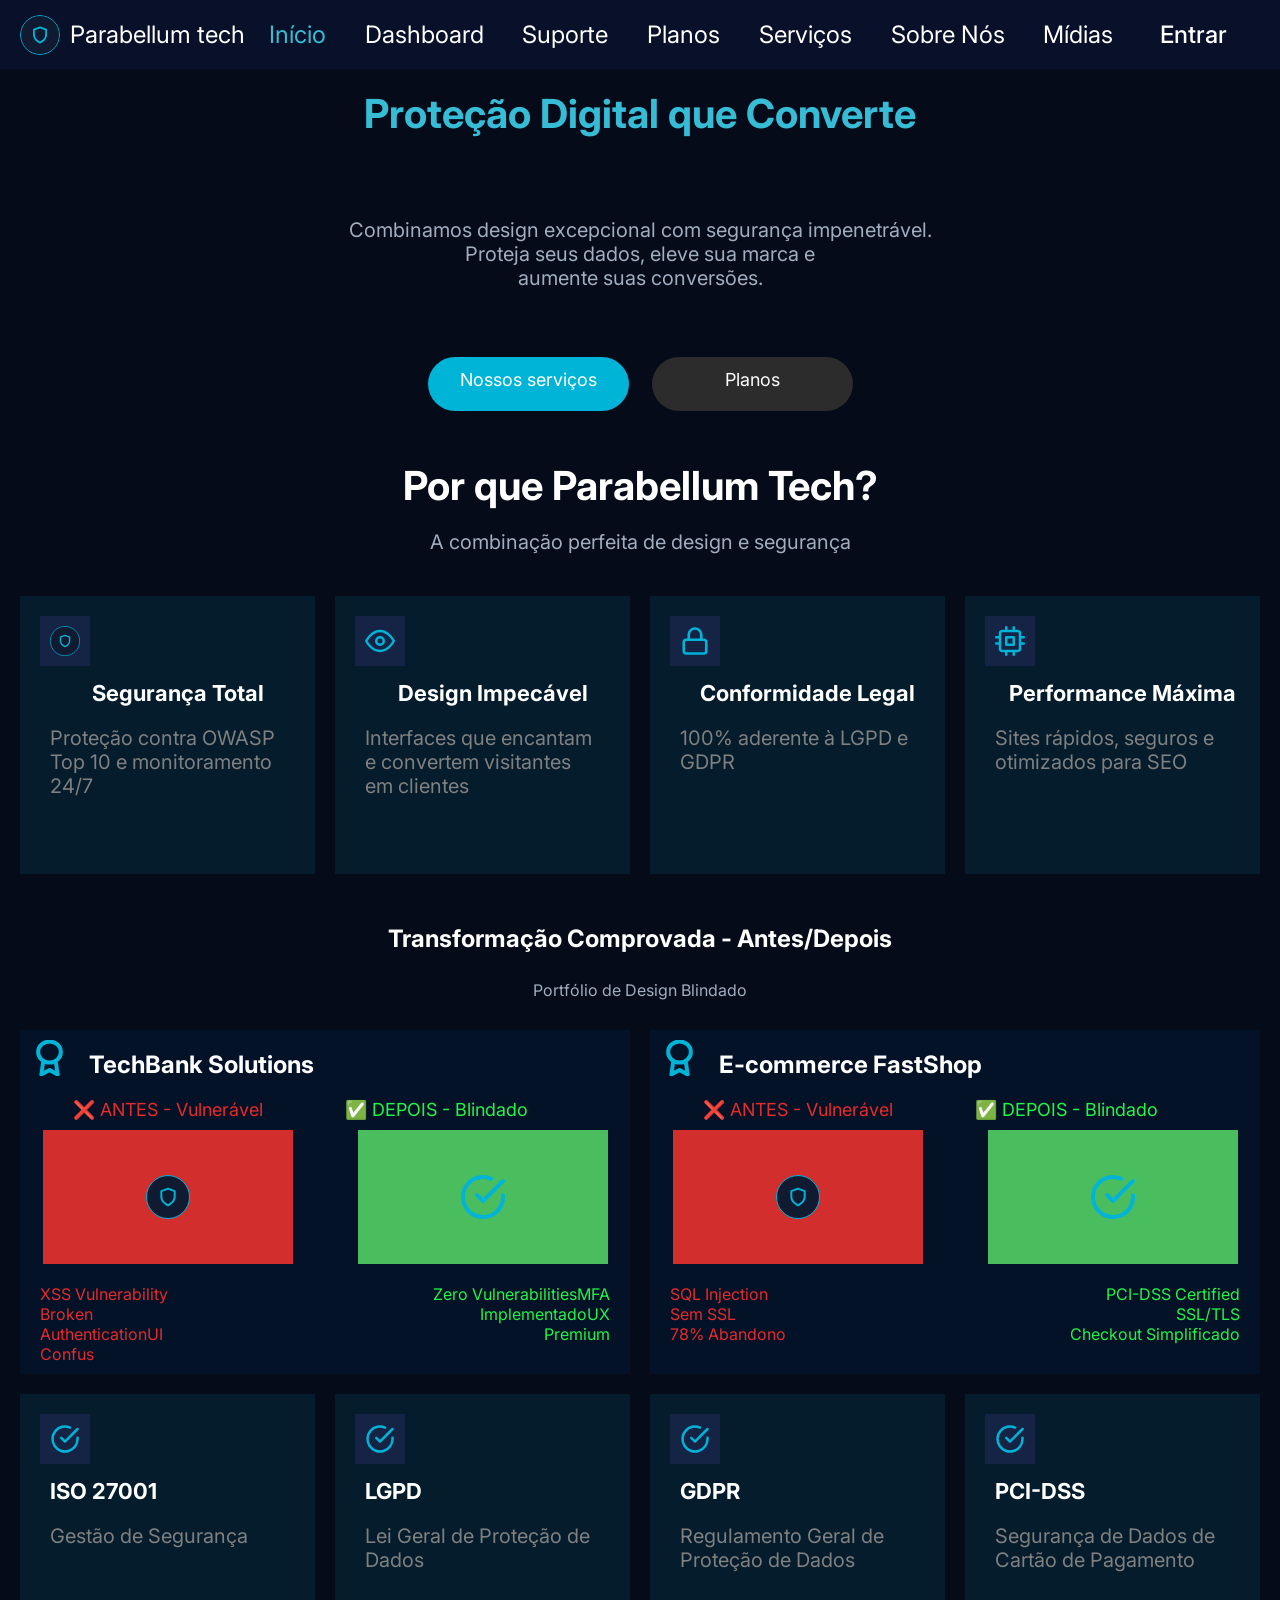
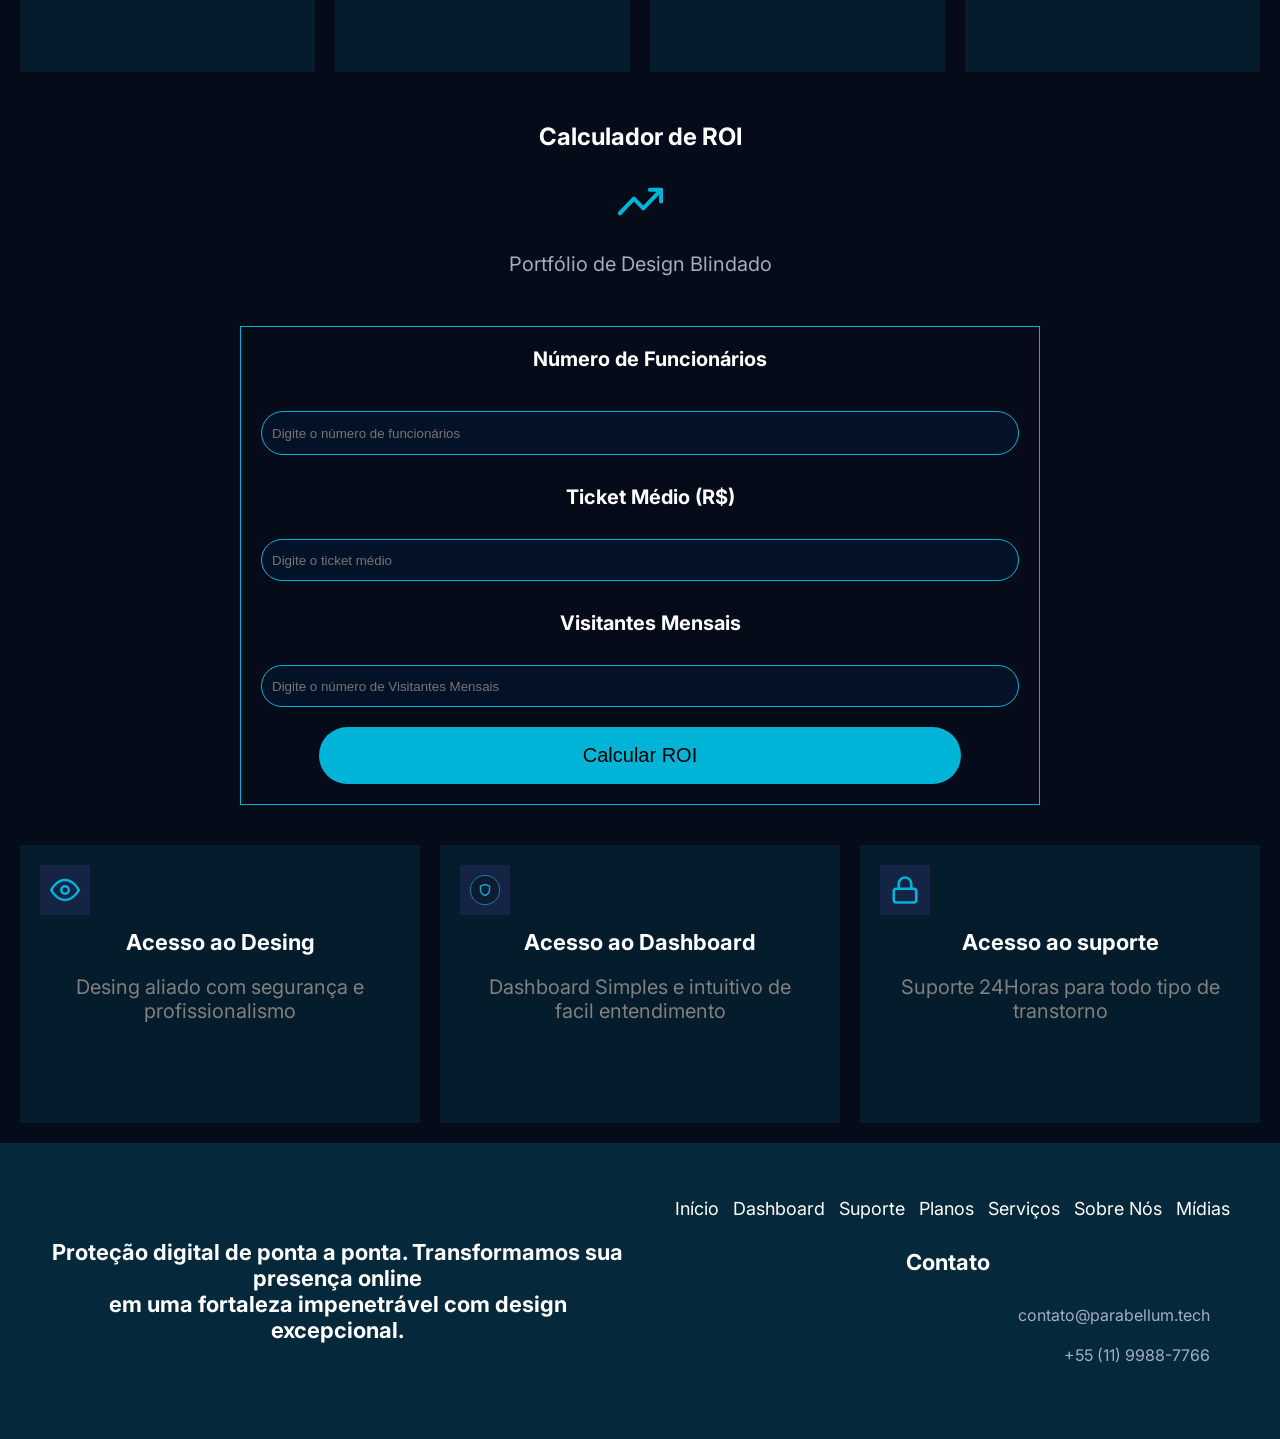
<file: index.html>
<!DOCTYPE html>
<html lang="pt-br">
    <head>
        <meta charset="UTF-8">
        <meta name="viewport" content="width=device-width, initial-scale=1.0">
        <title>Parabellum_tech</title>
        <link rel="stylesheet" href="css/index.css">
    </head>
    <body>
        <header>
            <nav class="cabecalho">
                <div class="logo-grupo"> 
                    <img src="img/Icon Button.svg" alt="Logo do grupo">
                    <p>Parabellum tech</p>
                </div>
                <a href="index.html" class="inicioBtn">Início</a>
                <a href="dashboard.html" class="dashboardBtn">Dashboard</a>
                <a href="suporte.html" class="suporteBtn">Suporte</a>
                <a href="planos.html" class="planosBtn">Planos</a> 
                <a href="servicos.html" class="servicosBtn">Serviços</a>
                <a href="sobre.html" class="sobreBtn">Sobre Nós</a>
                <a href="midias.html" class="midiasBtn">Mídias</a>
                <a href="entrar.html" class="entrarBtn">Entrar</a>
            </nav>
        </header> 

        <main class="container">
            <section class="primeira_pagina">
                <div class="pc">
                    <h1>Proteção Digital que Converte</h1>
                    <br>
                    <p> Combinamos design excepcional com segurança impenetrável. 
                        <br>
                        Proteja seus dados, eleve sua marca e 
                        <br> aumente suas conversões.
                    </p>
                </div>
                
                <div class="botao_inicio">
                    <a href="servicos.html" class="servicoBtn">Nossos serviços</a>
                    <a href="planos.html" class="botao_planos">Planos</a>
                </div>
        
                <div class="meio_escritas">
                    <h2>Por que Parabellum Tech? </h2>
                    <p> A combinação perfeita de design e segurança </p>
                </div>
        
                <section class="cards">
                    <div id="card_st">
                        <img src="img/Icon Button.svg" alt="Ícone Segurança Total">
                        <h3>Segurança Total</h3>
                        <p> Proteção contra OWASP Top 10 e monitoramento 24/7</p>
                    </div>
                    
                    <div id="card_di">
                        <img src="img/Olho.svg" alt="Ícone Design Impecável">
                        <h3>Design Impecável</h3>
                        <p> Interfaces que encantam e convertem visitantes em clientes </p>
                    </div>
                    
                    <div id="card_cl">
                        <img src="img/Lock.svg" alt="Ícone Conformidade Legal">
                        <h3>Conformidade Legal</h3>
                        <p> 100% aderente à LGPD e GDPR </p>
                    </div> 
                    
                    <div id="card_pm">
                        <img src="img/Cpu.svg" alt="Ícone Performance Máxima">
                        <h3>Performance Máxima</h3>
                        <p> Sites rápidos, seguros e otimizados para SEO </p>
                    </div>
                </section>
            </section>
    
            <section class="segunda_pagina">
                <div class="tp">
                    <h2>Transformação Comprovada - Antes/Depois</h2>
                    <p>Portfólio de Design Blindado</p>
                </div>

                <div class="container_projetos">
                    <div class="fundo_ts">
                        <div class="titulo_status">
                            <img src="img/Award.svg" alt="Ícone de certificação">
                            <h3>TechBank Solutions</h3>
                        </div>

                        <div class="status-blindagem">
                            <div class="grupo_antes">
                                <p class="antes">❌ ANTES - Vulnerável</p>
                                <div class="caixa1">
                                    <img src="img/Icon Button.svg" alt="Status vulnerável">
                                </div>
                            </div>
                            
                            <div class="grupo_depois">
                                <p class="depois">✅ DEPOIS - Blindado</p>
                                <div class="caixa2">
                                    <img src="img/Check circle.svg" alt="Status blindado">
                                </div>
                            </div> 
                        </div>
                        
                        <div class="conteudo-card">
                            <div class="escritas_vr">
                                <p>XSS Vulnerability<br>Broken<br>AuthenticationUI<br>Confus</p>
                            </div>
                            
                            <div class="escritas_vd">
                                <p>Zero VulnerabilitiesMFA<br>ImplementadoUX<br>Premium</p>
                            </div>
                        </div>
                    </div>

                    <div class="fundo_ec">
                        <div class="titulo_status">
                            <img src="img/Award.svg" alt="Ícone de certificação">
                            <h4>E-commerce FastShop</h4>
                        </div>
                        
                        <div class="status-blindagem">
                            <div class="grupo_antes">
                                <p class="antes"> ❌ ANTES - Vulnerável</p>
                                <div class="caixa1">
                                    <img src="img/Icon Button.svg" alt="Status vulnerável">
                                </div>
                            </div>
                            
                            <div class="grupo_depois">
                                <p class="depois">✅ DEPOIS - Blindado</p>
                                <div class="caixa2">
                                    <img src="img/Check circle.svg" alt="Status blindado">
                                </div>
                            </div>
                        </div>
                        
                        <div class="conteudo-card">
                            <div class="escritas_vr">
                                <p>SQL Injection<br>Sem SSL<br>78% Abandono</p>
                            </div>
                            
                            <div class="escritas_vd">
                                <p>PCI-DSS Certified<br>SSL/TLS<br>Checkout Simplificado</p>
                            </div>
                        </div>
                    </div>    
                </div> 

                <section class="cards">
                    <div class="iso">
                        <img src="img/Check circle.svg" alt="Selo ISO 27001">
                        <h5>ISO 27001</h5>
                        <p>Gestão de Segurança</p>
                    </div>
                    
                    <div class="lgpd">
                        <img src="img/Check circle.svg" alt="Selo LGPD">
                        <h5>LGPD</h5>
                        <p>Lei Geral de Proteção de Dados</p>
                    </div>
                    
                    <div class="gdpr">
                        <img src="img/Check circle.svg" alt="Selo GDPR">
                        <h5>GDPR</h5>
                        <p>Regulamento Geral de Proteção de Dados</p>
                    </div>
                    
                    <div class="pci-dss">
                        <img src="img/Check circle.svg" alt="Selo PCI-DSS">    
                        <h5>PCI-DSS</h5>
                        <p>Segurança de Dados de Cartão de Pagamento</p>
                    </div>
                </section>
            </section>
    
            <section class="terceira_pagina">
                <div class="tp_2">
                    <h2>Calculador de ROI</h2>
                    <img src="img/Trending up.svg" alt="Flecha para cima">
                    <p>Portfólio de Design Blindado</p>
                </div>
                
                <form class="container_roi">
                    <h2>Número de Funcionários</h2>
                    <label class="container_calculo" for="num_funcionarios">
                        <input
                            type="number"
                            id="num_funcionarios"
                            placeholder="Digite o número de funcionários"
                        >
                    </label>
                    
                    <h3>Ticket Médio (R$)</h3>
                    <label class="container_calculo" for="ticket_medio">
                        <input
                            type="number"
                            id="ticket_medio"
                            placeholder="Digite o ticket médio"
                        >
                    </label>
                    
                    <h4>Visitantes Mensais</h4>
                    <label class="container_calculo" for="vis_mensais">
                        <input
                            type="number"
                            id="vis_mensais"
                            placeholder="Digite o número de Visitantes Mensais"
                        >
                    </label>
                    
                    <button type="button" id="calcular">Calcular ROI</button>
                    
                    <output id="resultado">
                        <p>Economia e Ganho Estimados por Ano</p>
                        <span id="resultado_calculo">R$---</span>
                    </output>
                </form>

                <section class="cards_3">
                    <div class="ad">
                        <img src="img/Olho.svg" alt="Ícone Acesso ao Design">
                        <h2>Acesso ao Desing</h2>
                        <p>Desing aliado com segurança e profissionalismo</p>
                    </div>
                    
                    <div class="ad2">
                        <img src="img/Icon Button.svg" alt="Ícone Acesso ao Dashboard">
                        <h3>Acesso ao Dashboard</h3>
                        <p>Dashboard Simples e intuitivo de facil entendimento</p>
                    </div>
                    
                    <div class="as">
                        <img src="img/Lock.svg" alt="Ícone Acesso ao Suporte">
                        <h4>Acesso ao suporte</h4>
                        <p>Suporte 24Horas para todo tipo de transtorno</p>
                    </div>
                </section>
            </section>
        </main> 

        <footer class="roda_pe">
            <h2>Proteção digital de ponta a ponta. Transformamos sua presença online
                <br> 
                em uma fortaleza impenetrável com design excepcional.
            </h2>
            <nav class="container_link">
                <a href="index.html" class="inicioBtn">Início</a>
                <a href="dashboard.html" class="dashboardBtn">Dashboard</a>
                <a href="suporte.html" class="suporteBtn">Suporte</a>
                <a href="planos.html" class="planosBtn">Planos</a> 
                <a href="servicos.html" class="servicosBtn">Serviços</a>
                <a href="sobre.html" class="sobreBtn">Sobre Nós</a>
                <a href="midias.html" class="midiasBtn">Mídias</a>
            <div class="contato">
                <h3>Contato</h3>
                <br>
                <p>contato@parabellum.tech</p>
                <br>
                <p>+55 (11) 9988-7766</p>
            </div>
            </nav>
        </footer>
        <script src="js/roi.js"></script>
    </body>
</html>
</file>
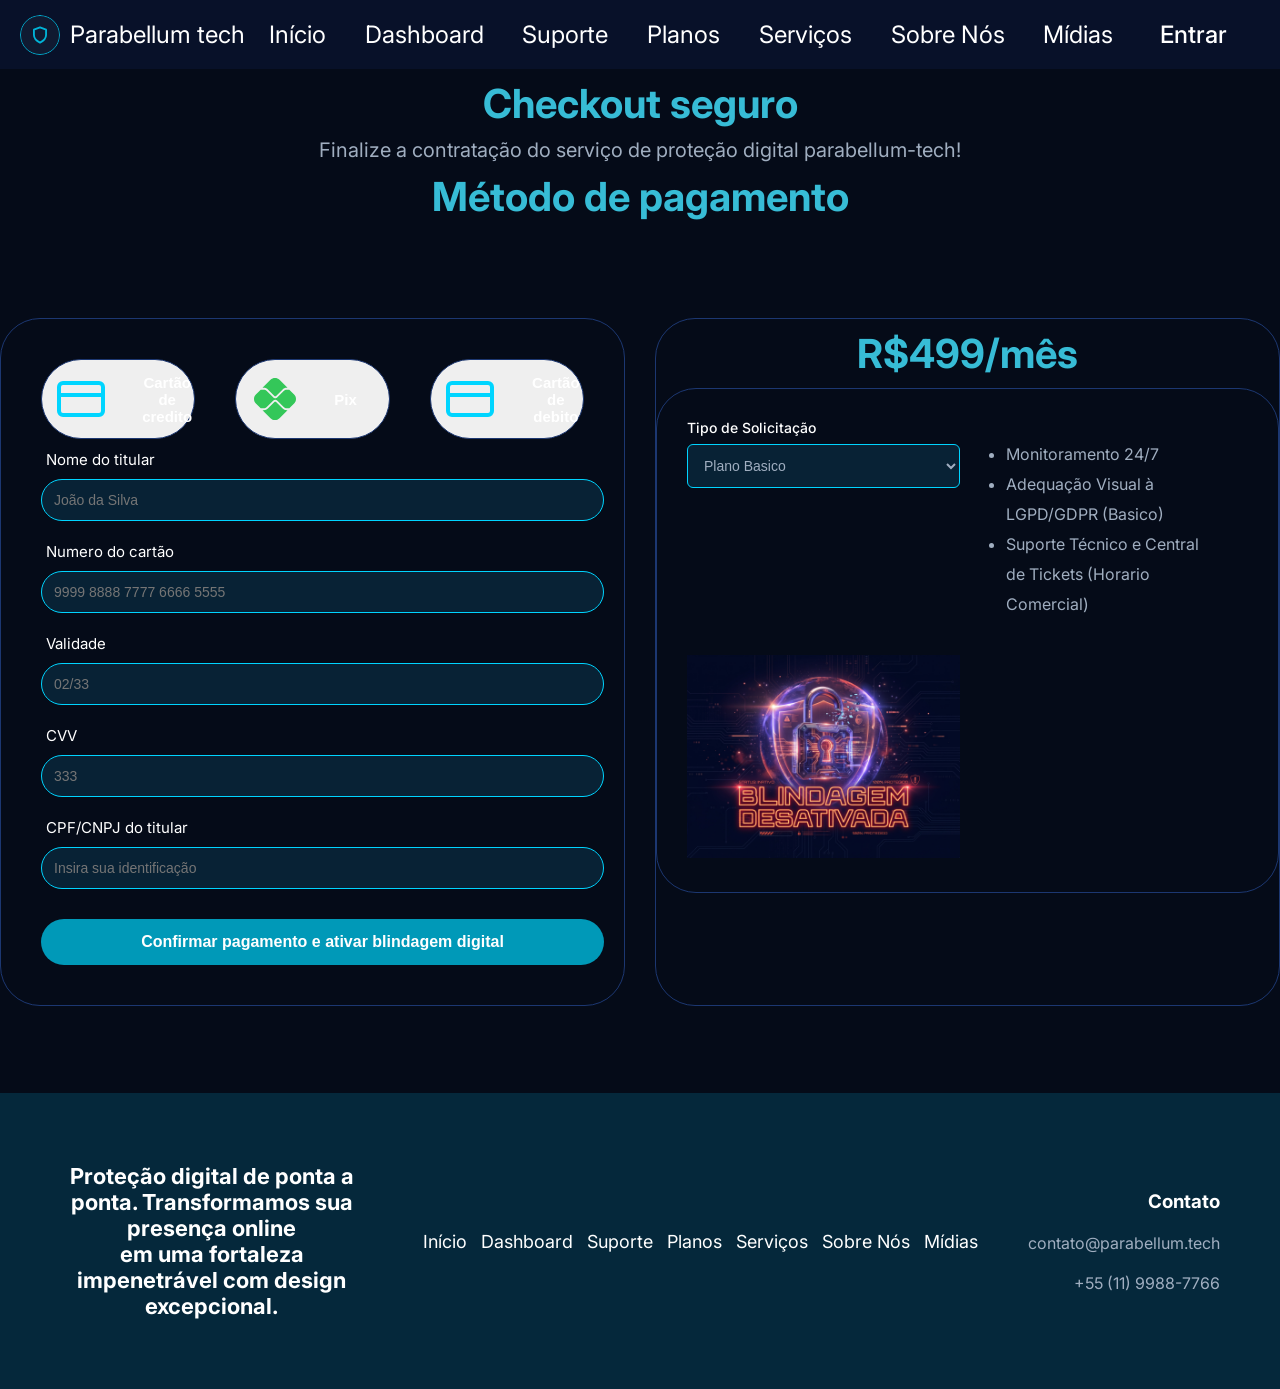
<file: pagamento.html>
<!DOCTYPE html>
<html lang="pt-br">
    <head>
        <meta charset="UTF-8">
        <meta name="viewport" content="width=device-width, initial-scale=1.0">
        <title>Parabellum_tech</title>
        <link rel="stylesheet" href="css/pagamento.css">
    </head>
    <body>
        <header>
            <nav class="cabecalho">
                <div class="logo-grupo"> 
                    <img src="img/Icon Button.svg" alt="Logo do grupo">
                    <p>Parabellum tech</p>
                </div>
                <a href="index.html" class="inicioBtn">Início</a>
                <a href="dashboard.html" class="dashboardBtn">Dashboard</a>
                <a href="suporte.html" class="suporteBtn">Suporte</a>
                <a href="planos.html" class="planosBtn">Planos</a> 
                <a href="servicos.html" class="servicosBtn">Serviços</a>
                <a href="sobre.html" class="sobreBtn">Sobre Nós</a>
                <a href="midias.html" class="midiasBtn">Mídias</a>
                <a href="entrar.html" class="entrarBtn">Entrar</a>
            </nav>
        </header> 
        <main class="container">
            <section class="titulo">
                <h1>Checkout seguro</h1>
                <p>Finalize a contratação do serviço de proteção digital parabellum-tech!</p>
                <h2>Método de pagamento</h2>
            </section>

            <section class="caixas">
                <form class="container_pagamento">
                        <div class="pagamento_cards">
                            <button class="cartao_credito">
                                <img src="img/cartao_credito.svg" id="cartao_credito">
                                <p>Cartão de credito</p>
                            </button>
                            <button class="pix">
                                <img src="img/pix.svg" id="pix">
                                <p>Pix</p>
                            </button>
                            <button class="cartao_debito" id="cartao_debito">
                                <img src="img/cartao_credito.svg">
                                <p>Cartão de debito</p>
                            </button>
                        </div>

                        <div class="informacao">

                            <label for="nome">Nome do titular</label>
                            <div class="nome">
                                <input type="text" id="nome" placeholder="João da Silva" required minlength="5">
                            </div>
                            <label for="numero">Numero do cartão</label>
                            <div class="numero">
                                <input type="text" id="numero" placeholder="9999 8888 7777 6666 5555" required minlength="16" title="Apenas números">
                            </div>
                            <label for="validade">Validade</label>
                            <div class="validade">
                                <input type="text" id="validade" placeholder="02/33" required minlength="5" maxlength="5">
                            </div>
                            <label for="cvv">CVV</label>
                            <div class="cvv">
                                <input type="text" id="cvv" placeholder="333" required minlength="3" maxlength="4">
                            </div>
                            <label for="identidade">CPF/CNPJ do titular</label>
                            <div class="identidade">
                                <input type="text" id="identidade" placeholder="Insira sua identificação" required>
                            </div>
                            <button type="submit" class="enviar_btn" id="enviar_btn">Confirmar pagamento e ativar blindagem digital</button>
                            
                        </div>
                </form>
                
                <section class="plano_escolhido">
                    <h2>R$499/mês</h2>
                    <h3>R$999/mês</h3>
                    <h4>Personalizado</h4>
                    <form class="escolha_plano" id="escolha_plano">
                        <div class="form_row_2">
                            <div class="form_group">
                                <label for="tipo_solicitacao">Tipo de Solicitação</label>
                                <select id="tipo_solicitacao" class="select_field">
                                    <option>Plano Basico</option>
                                    <option>Pro</option>
                                    <option>Enterprise</option>
                                    </select>
                                </div>
                    </form>
                    
                    <div class="beneficios">
                        <ul>
                            <li>Monitoramento 24/7</li>
                            <li>Adequação Visual à LGPD/GDPR (Basico)</li>
                            <li>Suporte Técnico e Central de Tickets (Horario Comercial)</li>
                        </ul>

                        <ul class="ul2">
                            <li>Monitoramento 24/7</li>
                            <li>Varredura OWASP</li>
                            <li>Suporte Prioritário</li>
                            <li>Adequação visual a LGPD/GDPR</li>
                        </ul>

                        <ul class="ul3">
                            <li>Monitoramento 24/7</li>
                            <li>Varredura OWASP</li>
                            <li>Varredura Automatizada de OWASP (Mensalmente)</li>
                            <li>Suporte Técnico e Central de Tickets 24/7</li>
                        </ul>
                    </div>

                    <div class="imagem">
                     <img id="blindagem_ativada" src="img/blindagem_desativada.jfif">
                    </div>
                </section>
            </section>
                
            </main>
            <footer class="roda_pe">
            <h2>Proteção digital de ponta a ponta. Transformamos sua presença online
                <br> 
                em uma fortaleza impenetrável com design excepcional.
            </h2>
            <div class="container_link">
                <a href="index.html" class="inicioBtn">Início</a>
                <a href="dashboard.html" class="dashboardBtn">Dashboard</a>
                <a href="suporte.html" class="suporteBtn">Suporte</a>
                <a href="planos.html" class="planosBtn">Planos</a> 
                <a href="servicos.html" class="servicosBtn">Serviços</a>
                <a href="sobre.html" class="sobreBtn">Sobre Nós</a>
                <a href="midias.html" class="midiasBtn">Mídias</a>
            </div>

            <div class="contato">
                <h3>Contato</h3>
                <br>
                <p>contato@parabellum.tech</p>
                <br>
                <p>+55 (11) 9988-7766</p>
            </div>
        </footer>
        <script src="js/plano.js"></script>
    </body>
</html>
</file>
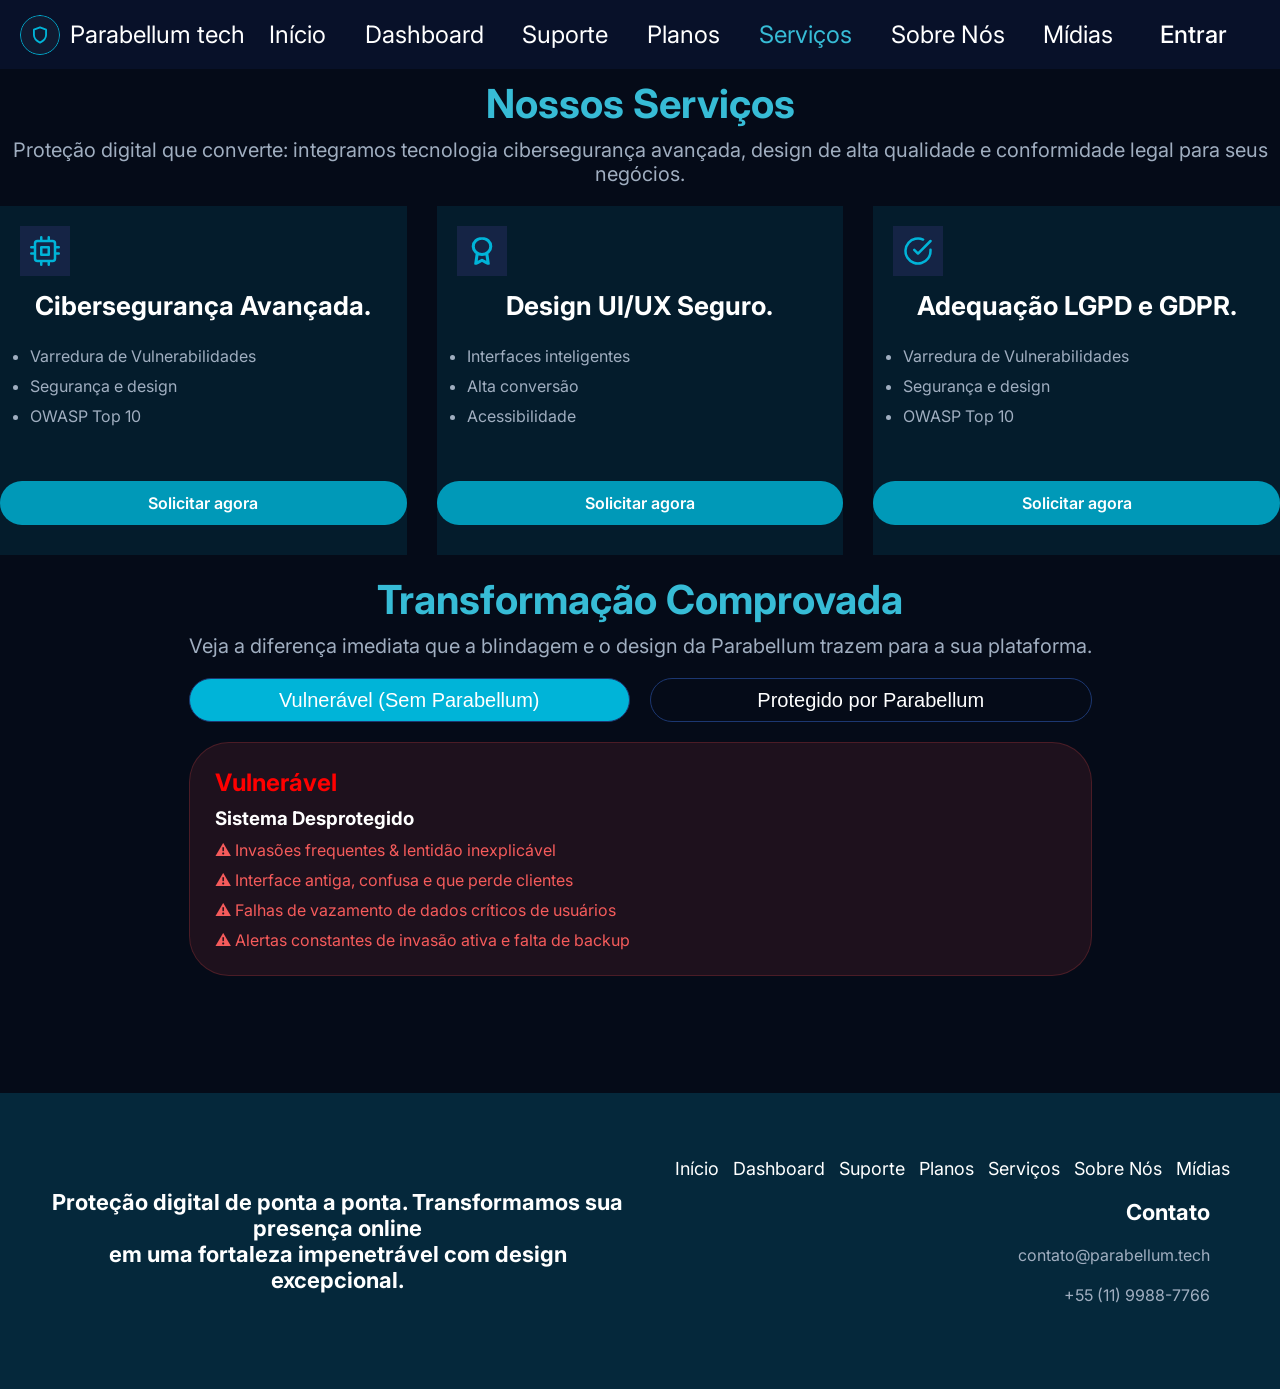
<file: servicos.html>
<!DOCTYPE html>
<html lang="pt-br">
<head>
    <meta charset="UTF-8">
    <meta name="viewport" content="width=device-width, initial-scale=1.0">
    <title>Parabellum_tech</title>
    <link rel="stylesheet" href="css/servicos.css">
</head>
<body>
    <header>
        <nav class="cabecalho">
            <div class="logo-grupo"> 
                <img src="img/Icon Button.svg" alt="Logo do grupo Parabellum Tech">
                <p>Parabellum tech</p>
            </div>
            <a href="index.html" class="inicioBtn">Início</a>
            <a href="dashboard.html" class="dashboardBtn">Dashboard</a>
            <a href="suporte.html" class="suporteBtn">Suporte</a>
            <a href="planos.html" class="planosBtn">Planos</a> 
            <a href="servicos.html" class="servicosBtn">Serviços</a>
            <a href="sobre.html" class="sobreBtn">Sobre Nós</a>
            <a href="midias.html" class="midiasBtn">Mídias</a>
            <a href="entrar.html" class="entrarBtn">Entrar</a>
        </nav>
    </header> 

    <main class="container">
        
        <section class="titulo">
            <h1>Nossos Serviços</h1>
            <p>Proteção digital que converte: integramos tecnologia cibersegurança avançada, design de alta qualidade e conformidade legal para seus negócios.</p>
        </section>

        <section class="cards">
            <div id="card1">
                <img src="img/Cpu.svg" alt="Ícone representando Cibersegurança">
                <h2>Cibersegurança Avançada.</h2>
                <ul>
                    <li>Varredura de Vulnerabilidades</li>
                    <li>Segurança e design</li>
                    <li>OWASP Top 10</li>
                </ul>
                <a href="pagamento.html" class="solicitar">Solicitar agora</a>
            </div>

            <div id="card2">
                <img src="img/Award.svg" alt="Ícone representando Design de Interface">
                <h2>Design UI/UX Seguro.</h2>
                <ul>
                    <li>Interfaces inteligentes</li>
                    <li>Alta conversão</li>
                    <li>Acessibilidade</li>
                </ul>
                <a href="pagamento.html" class="solicitar">Solicitar agora</a>
            </div>

            <div id="card3">
                <img src="img/Check circle.svg" alt="Ícone representando Adequação LGPD e GDPR">
                <h2>Adequação LGPD e GDPR.</h2>
                <ul>
                    <li>Varredura de Vulnerabilidades</li>
                    <li>Segurança e design</li>
                    <li>OWASP Top 10</li>
                </ul>
                <a href="pagamento.html" class="solicitar">Solicitar agora</a>
            </div>
        </section>

        <section class="transformacao">

            <div class="titulo">
                <h2>Transformação Comprovada</h2>
                <p>Veja a diferença imediata que a blindagem e o design da Parabellum trazem para a sua plataforma.</p>
            </div>
            
            <div class="botao_alternar">
                <button type="button" id="btn_vulneravel" class="vulneravel">Vulnerável (Sem Parabellum)</button>
                <button type="button" id="btn_protegido" class="protegido">Protegido por Parabellum</button>
            </div>

                <div id="container_vulneravel"class="card_status1">
                    <h2>Vulnerável</h2>
                    <h3>Sistema Desprotegido</h3>
                    <p>⚠️ Invasões frequentes & lentidão inexplicável</p>
                    <p>⚠️ Interface antiga, confusa e que perde clientes</p>
                    <p>⚠️ Falhas de vazamento de dados críticos de usuários</p>
                    <p>⚠️ Alertas constantes de invasão ativa e falta de backup</p>
                </div>

                <div id="container_protegido" class="card_status2">
                    <h2>Protegido & Otimizado</h2>
                    <h3>Interface Blindada Parabellum</h3>
                    <p>✅ Monitoramento e segurança ativa contra ataques 24/7</p>
                    <p>✅ Interface responsiva moderna com alta taxa de conversão</p>
                    <p>✅ Blindagem avançada e total conformidade com LGPD/GDPRs</p>
                    <p>✅ Autenticação multifator (MFA) e dados criptografados</p>
                </div>
            
        </section>
    </main>

        <footer class="roda_pe">

            <h2>Proteção digital de ponta a ponta. Transformamos sua presença online
                <br>
                em uma fortaleza impenetrável com design excepcional.
            </h2>

            <div class="container_link">
                <a href="index.html" class="inicioBtn">Início</a>
                <a href="dashboard.html" class="dashboardBtn">Dashboard</a>
                <a href="suporte.html" class="suporteBtn">Suporte</a>
                <a href="planos.html" class="planosBtn">Planos</a>
                <a href="servicos.html" class="servicosBtn">Serviços</a>
                <a href="sobre.html" class="sobreBtn">Sobre Nós</a>
                <a href="midias.html" class="midiasBtn">Mídias</a>
            <div class="contato">
                <h2>Contato</h2>
                <br>
                <p>contato@parabellum.tech</p>
                <br>
                <p>+55 (11) 9988-7766</p>
            </div>
        </footer>
        <script src="js/mudar_card.js"></script>
    </body>
</html>
</file>
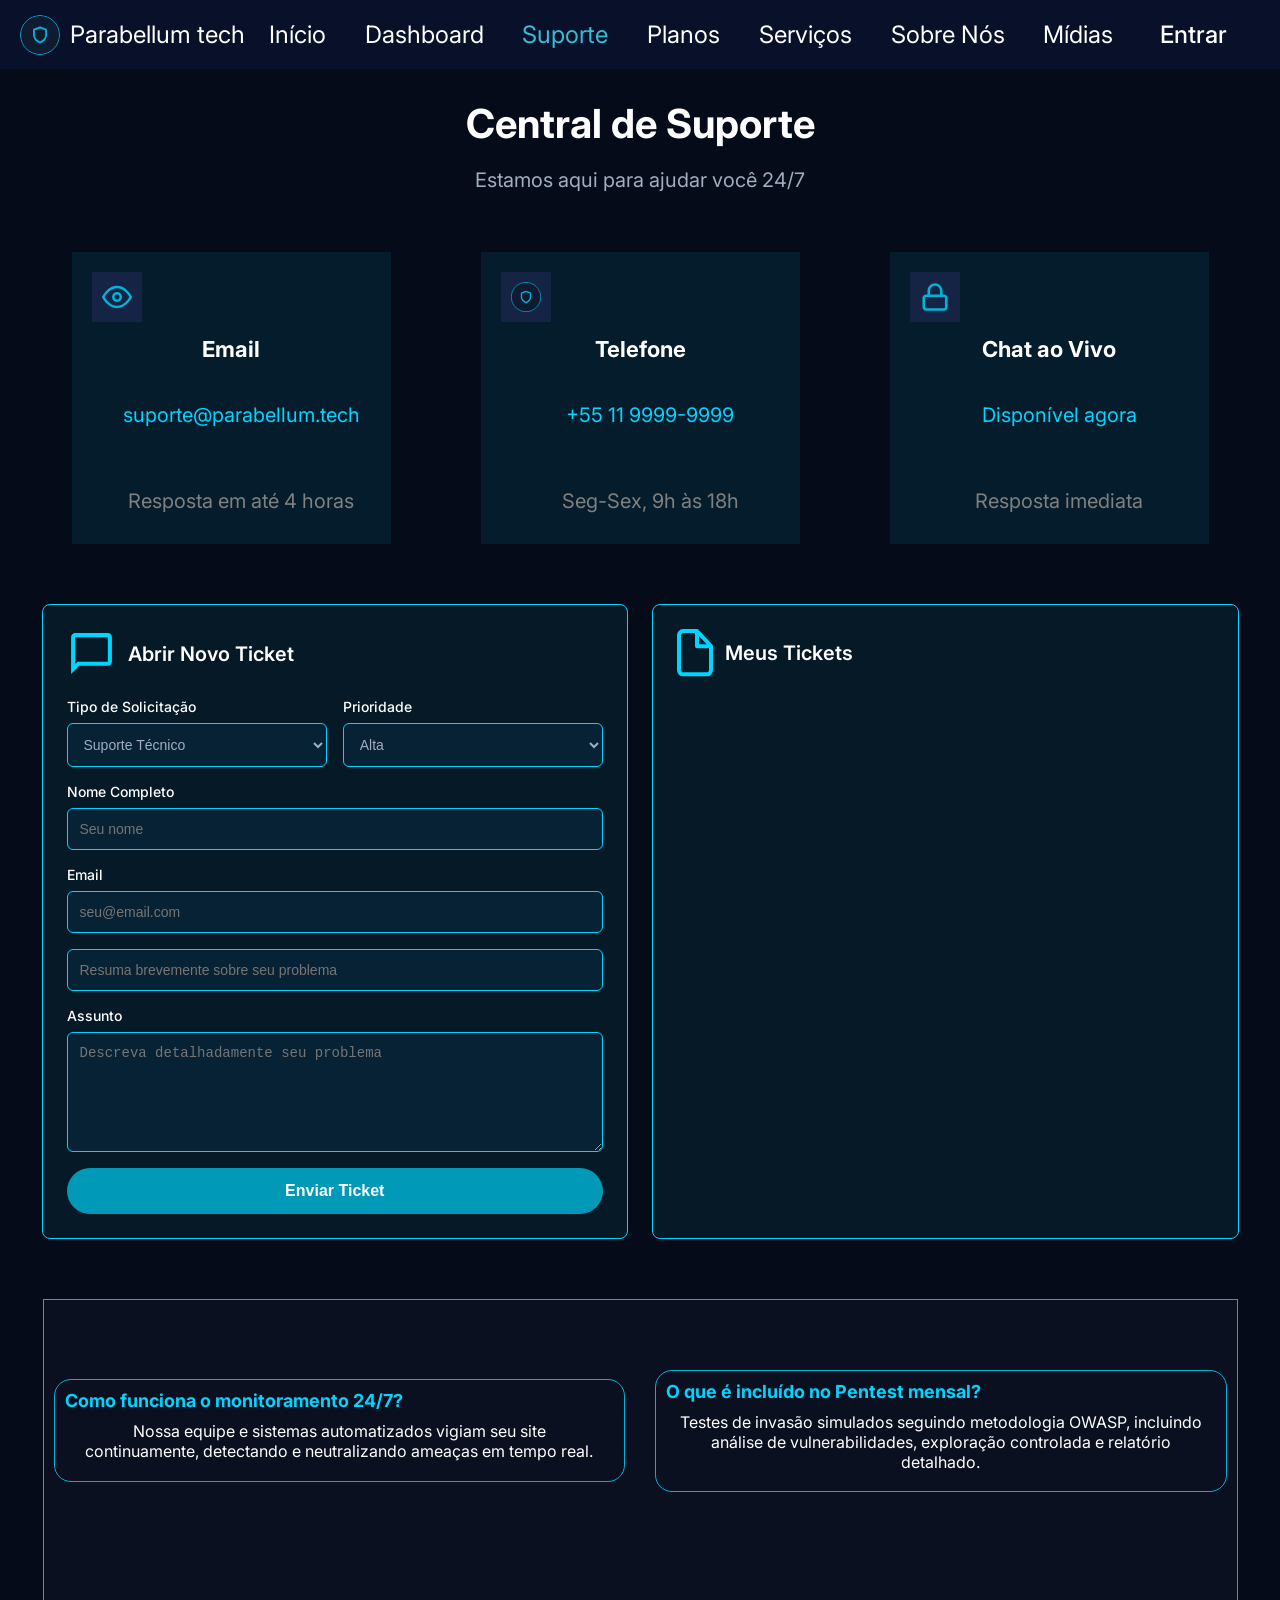
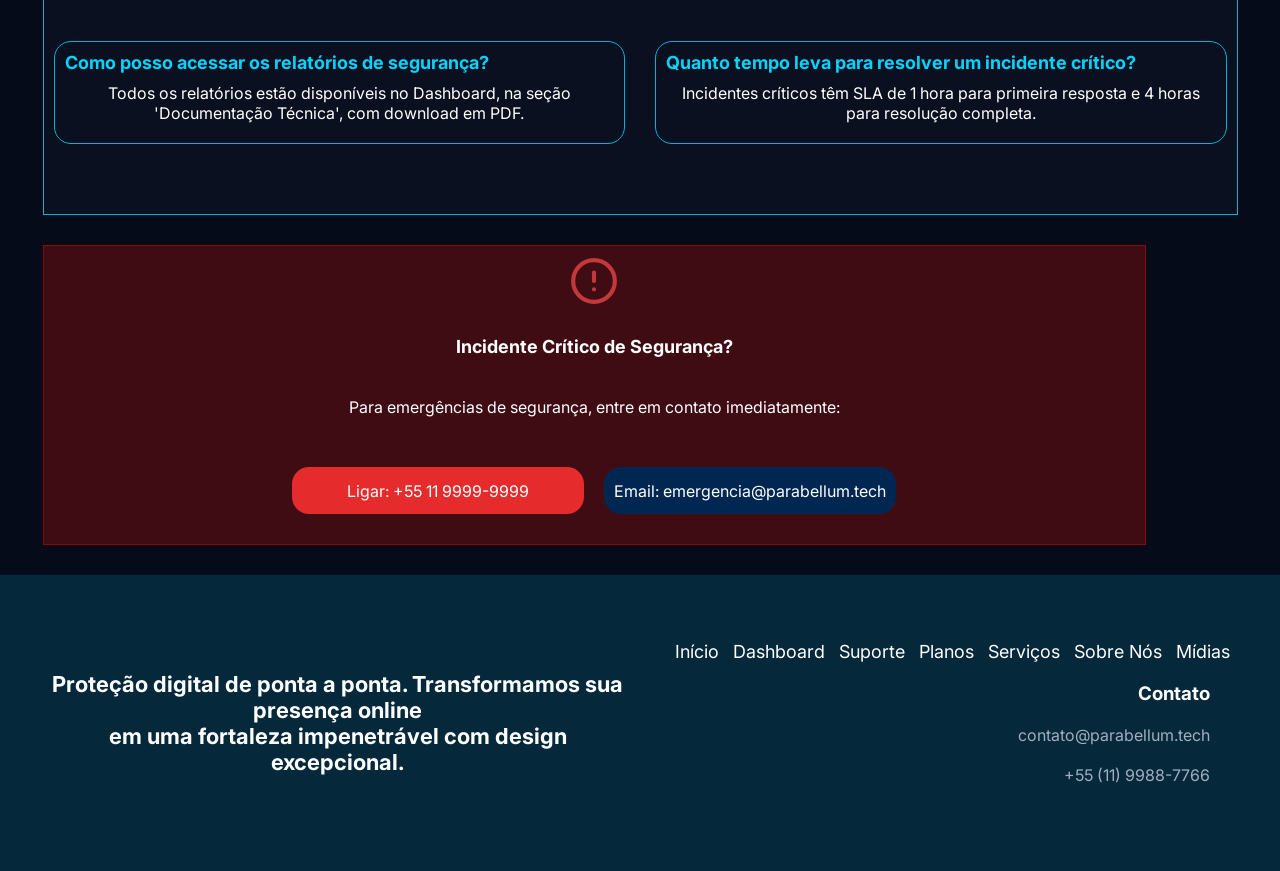
<file: suporte.html>
<!DOCTYPE html>
<html lang="pt-br">
    <head>
        <meta charset="UTF-8">
        <meta name="viewport" content="width=device-width, initial-scale=1.0">
        <title>Parabellum_tech</title>
        <link rel="stylesheet" href="css/suporte.css">
    </head>
    <body>
        <header>
            <nav class="cabecalho">
                <div class="logo-grupo"> 
                    <img src="img/Icon Button.svg" alt="Logo do grupo">
                    <p>Parabellum tech</p>
                </div>
                <a href="index.html" class="inicioBtn">Início</a>
                <a href="dashboard.html" class="dashboardBtn">Dashboard</a>
                <a href="suporte.html" class="suporteBtn">Suporte</a>
                <a href="planos.html" class="planosBtn">Planos</a> 
                <a href="servicos.html" class="servicosBtn">Serviços</a>
                <a href="sobre.html" class="sobreBtn">Sobre Nós</a>
                <a href="midias.html" class="midiasBtn">Mídias</a>
                <a href="entrar.html" class="entrarBtn">Entrar</a>
            </nav>
        </header> 

        <main class="container">
            <section class="primeira_pagina">
                <div class="escrita_topo">
                    <h1>Central de Suporte</h1>
                    <p>Estamos aqui para ajudar você 24/7</p>
                </div>

                <section class="cards_3">
                    <div class="ad">
                        <img src="img/Olho.svg" alt="Ícone de Email">
                        <h2>Email</h2>
                        <p>suporte@parabellum.tech</p>
                        <span>Resposta em até 4 horas</span>
                    </div>

                    <div class="ad2">
                        <img src="img/Icon Button.svg" alt="Ícone de Telefone">
                        <h2>Telefone</h2>
                        <p>+55 11 9999-9999</p>
                        <span>Seg-Sex, 9h às 18h</span>
                    </div>

                    <div class="as">
                        <img src="img/Lock.svg" alt="Ícone de Chat ao Vivo">
                        <h2>Chat ao Vivo</h2>
                        <p>Disponível agora</p>
                        <span>Resposta imediata</span>
                    </div>
                </section>

                <section class="container_menu">
                    <div class="card_box">
                        <div class="card_header">
                            <img src="img/chat_bubble.svg" alt="Ícone de chat">
                            <h2>Abrir Novo Ticket</h2>
                        </div>

                        <form class="ticket_form">
                            <div class="form_row_2">
                                <div class="form_group">
                                    <label for="tipo_solicitacao">Tipo de Solicitação</label>
                                    <select id="tipo_solicitacao" class="select_field">
                                        <option>Suporte Técnico</option>
                                        <option>Falar conosco</option>
                                        <option>Problema de segurança</option>
                                        <option>Questões de pagamento</option>
                                        <option>Questões de acesso</option>
                                        <option>Outro</option>
                                    </select>
                                </div>
                                <div class="form_group">
                                    <label for="prioridade">Prioridade</label>
                                    <select id="prioridade" class="select_field">
                                        <option>Alta</option>
                                        <option>Média</option>
                                        <option>Baixa</option>
                                    </select>
                                </div>
                            </div>

                            <div class="form_group">
                                <label for="nome_completo">Nome Completo</label>
                                <input type="text" id="nome_completo" placeholder="Seu nome" class="input_field" required>
                            </div>

                            <div class="form_group">
                                <label for="email_suporte">Email</label>
                                <input type="email" id="email_suporte" placeholder="seu@email.com" class="input_field" required>
                            </div>

                            <div class="form_group">
                                <input type="text" id="resumo_problema" aria-label="Resumo do problema" placeholder="Resuma brevemente sobre seu problema" class="input_field" required>
                            </div>

                            <div class="form_group">
                                <label for="assunto">Assunto</label>
                                <textarea id="assunto" placeholder="Descreva detalhadamente seu problema" class="textarea_field" required></textarea>
                            </div>

                            <button type="submit" class="enviar_btn" id="enviar_btn">Enviar Ticket</button>
                        </form>
                    </div>

                    <div class="card_box">
                        <div class="card_header">
                            <img src="img/File.svg" alt="Ícone de arquivo">
                            <h2>Meus Tickets</h2>
                        </div>
                        
                        <div class="tickets_list">
                            <div class="ticket_novo" id="ticket_novo">
                                <div class="ticket_top">
                                    <span class="ticket_id">#TK-2832</span>
                                    <span class="badge badge_media" id="span_badge">--</span>
                                </div>
                                <span class="ticket_title" id="span_titulo_ticket">--</span>
                                <div class="ticket_bottom">
                                    <h2 class="status_dot dot_blue">● Ticket Novo </h2>
                                    <h3 class="ticket_time">Novo</h3>
                                </div>
                            </div>
                            
                            
                    </div>
                </section>
            </section>

            <section class="segunda_pagina">
                <div class="container_duvidas">
                    <div class="monitoramento">
                        <h3>Como funciona o monitoramento 24/7?</h3>
                        <p>Nossa equipe e sistemas automatizados vigiam seu site continuamente, detectando e neutralizando ameaças em tempo real.</p>
                    </div>

                    <div class="pentest">
                        <h3>O que é incluído no Pentest mensal?</h3>
                        <p>Testes de invasão simulados seguindo metodologia OWASP, incluindo análise de vulnerabilidades, exploração controlada e relatório detalhado.</p>
                    </div>

                    <div class="relatorio">
                        <h3>Como posso acessar os relatórios de segurança?</h3>
                        <p>Todos os relatórios estão disponíveis no Dashboard, na seção 'Documentação Técnica', com download em PDF.</p>
                    </div>

                    <div class="incidente">
                        <h3>Quanto tempo leva para resolver um incidente crítico?</h3>
                        <p>Incidentes críticos têm SLA de 1 hora para primeira resposta e 4 horas para resolução completa.</p>
                    </div>
                </div>

                <div class="alerta_seguranca">
                    <img src="img/Alert circle.svg" alt="Ícone de Alerta Crítico">
                    <h3>Incidente Crítico de Segurança?</h3>
                    <p>Para emergências de segurança, entre em contato imediatamente:</p>

                    <div class="contato">
                        <div class="numero">
                            <p>Ligar: +55 11 9999-9999</p>
                        </div>
                        <div class="email">
                            <p>Email: emergencia@parabellum.tech</p>
                        </div>
                    </div>
                </div>
            </section>
        </main>

        <footer class="roda_pe">
            <h2>Proteção digital de ponta a ponta. Transformamos sua presença online
                <br> 
                em uma fortaleza impenetrável com design excepcional.
            </h2>
            <div class="container_link">
                <a href="index.html" class="inicioBtn">Início</a>
                <a href="dashboard.html" class="dashboardBtn">Dashboard</a>
                <a href="suporte.html" class="suporteBtn">Suporte</a>
                <a href="planos.html" class="planosBtn">Planos</a> 
                <a href="servicos.html" class="servicosBtn">Serviços</a>
                <a href="sobre.html" class="sobreBtn">Sobre Nós</a>
                <a href="midias.html" class="midiasBtn">Mídias</a>
            <div class="contato">
                <h3>Contato</h3>
                <br>
                <p>contato@parabellum.tech</p>
                <br>
                <p>+55 (11) 9988-7766</p>
            </div>
        </footer>
        <script src="js/envio_ticket.js"></script>
    </body>
</html>
</file>
<file: css/index.css>
/* Projeto Parabellum Tech - Folha de Estilo da Página Inicial (index.css) */
@import url('https://fonts.googleapis.com/css2?family=Inter:ital,opsz,wght@0,14..32,100..900;1,14..32,100..900&display=swap');

* {
    margin: 0;
    padding: 0;
    box-sizing: border-box;
}

body {
    font-family: 'Inter', sans-serif;
    background-color: #050B18;
}

.container {
    width: 100%;
    max-width: 1447px;
    min-height: 1024px;
    margin: auto; 
    border-radius: 40px;
    display: flex;
    flex-direction: column;
    align-items: center;
    overflow-x: hidden; 
}

.cabecalho {
    background-color: #081129;
    width: 100%;
    max-width: 1447px;
    min-height: 69px;
    margin: auto;
    padding: 10px 20px;
    gap: 5px;
    display: flex;
    flex-wrap: wrap; 
    justify-content: space-between;
    align-items: center;
    font-size: 24px;
}

.logo-grupo {
    display: grid;
    grid-template-columns: auto auto;
    align-items: center;
    gap: 10px;
}

.logo-grupo img {
    border-radius: 50%;
    width: 40px;
    height: 40px;
}

.logo-grupo p {
    color: rgb(255, 255, 255);
    font-size: 24px;
}

.cabecalho a {
    font-size: 24px;
    margin-right: 15px; 
    opacity: 1;
    background-color: transparent;
    border: none;
    text-decoration: none;
}

.inicioBtn, .dashboardBtn, .suporteBtn, .planosBtn, .servicosBtn, .sobreBtn, .midiasBtn {
    color: rgb(255, 255, 255);
    font-size: 24px;
    margin-left: 10px; 
    background-color: transparent;
    cursor: pointer;
    text-decoration: none;
}

.entrarBtn {
    border: 1px solid var(--accent-blue);
    color: var(--accent-blue);
    padding: 8px 18px;
    border-radius: 40px;
    text-decoration: none;
    font-weight: 500;
    transition: all 0.3s ease;
    background-color: #00B4D8;
    border-radius: 40px;
    border: none;
    color: white;
    font-size: 18px;          
    cursor: pointer;
}

.entrarBtn:hover {
    background-color: #316fc5;
    filter: brightness(0.9);
    transition: 0.3s;
}

.inicioBtn:hover, .dashboardBtn:hover, .suporteBtn:hover, .planosBtn:hover, .servicosBtn:hover, .sobreBtn:hover, .midiasBtn:hover {
    color: #37bcd6;
    filter: brightness(0.9);
}

.inicioBtn {
    color: #37bcd6;
    font-size: 24px;
    margin-left: 10px;
}

.pc {
    width: 100%;
    max-width: 635px; 
    min-height: 258px;
    margin: auto;
    gap: 30px;
    padding: 20px;
    border-radius: 40px;
    display: flex;
    flex-direction: column;
    align-items: center;
}

.pc h1 {
    color: #37bcd6;
    font-size: 40px;
    text-align: center;
}

.pc p {
    color: #A0AEC0;
    font-size: 20px;    
    text-align: center;
}

.botao_inicio {
    gap: 23px;
    display: flex;            
    flex-wrap: wrap;
    justify-content: center; 
    align-items: center;      
    width: 100%;              
    margin-top: 30px;         
    margin-bottom: 50px;      
}

.servicoBtn {
    padding: 12px 24px;
    text-decoration: none;
    text-align: center;
    display: inline-block;
    min-width: 201px;
    min-height: 54px;
    background-color: #00B4D8;
    border-radius: 40px;
    border: none;
    color: white;
    font-size: 18px;          
    cursor: pointer;
}

.servicoBtn:hover {
    background-color: #316fc5;
    filter: brightness(0.9);
}

.botao_planos {
    padding: 12px 24px;
    text-decoration: none;
    text-align: center;
    display: inline-block;
    min-width: 201px;
    min-height: 54px;
    background-color: #2C2C2C;
    border-radius: 40px;
    border: none;
    color: white;            
    font-size: 18px;          
    cursor: pointer;
}

.botao_planos:hover {
background-color: #316fc5;
    filter: brightness(0.9);
}

.meio_escritas {
    width: 100%;
    max-width: 540px;
    height: 115px;
    margin: auto;
    border-radius: 40px;
    display: flex;
    flex-direction: column;
    align-items: center;
    text-align: center;
    gap: 20px;
    padding: 0 15px; 
}

.meio_escritas h2 {
    color: #ffffff;
    font-size: 40px;
}

.meio_escritas p {
    color: #A0AEC0;
    font-size: 20px;    
    text-align: center;
}

.cards {
    display: grid;
    grid-template-columns: 1fr 1fr 1fr 1fr;
    gap: 20px;
    padding: 20px;
    width: 100%; 
}

.cards h3, .cards h5 {
    color: #ffffff;
    font-size: 22px;
    margin-left: 20px;  
    padding: 10px;
}

.cards p {
    color: #808080;
    font-size: 20px;    
    margin-left: 20px;
    padding: 10px 30px 30px 10px;
}

#card_st, #card_di, #card_cl, #card_pm {
    width: 100%; 
    min-height: 278px;
    background-color: rgba(0, 180, 216, 0.1); 
}

#card_st img, #card_di img, #card_cl img, #card_pm img {
    width: 50px;
    height: 50px;
    margin-left: 20px;
    margin-top: 20px;
    padding: 10px;
    background: #152445;
}

.tp {
    display: flex;
    flex-direction: column;
    text-align: center;
    gap: 27px;
    padding: 30px;
}

.tp h2 {
    color: #ffffff;
}

.tp p {
    color: #A0AEC0;
}

.container_projetos {
    display: grid;
    grid-template-columns: 1fr 1fr;
    gap: 20px;
    margin: auto;
    width: 100%;
    padding: 0 20px;
}

.titulo_status {
    display: grid;
    grid-template-columns: auto auto;
    justify-content: start;
    gap: 10px;
    padding: 10px;
}

.titulo_status h3, .titulo_status h4 {
    color: #ffffff;
    font-size: 24px;
}

.fundo_ts, .fundo_ec {
    width: 100%;
    min-height: 281px;
    background-color: rgba(4, 79, 177, 0.1); 
}

.fundo_ec, .fundo_ts h3, .fundo_ts h4 {
    text-align: start;
}

.status-blindagem {
    text-align: center;
    gap: 20px;
    display: grid;
    grid-template-columns: 1fr 1fr;
}

.caixa1, .caixa2 {
    width: 100%;
    max-width: 250px;
    min-height: 134px;
    margin: 10px auto;
    display: flex;
    justify-content: center; 
    align-items: center;     
}

.caixa1 img, .caixa2 img {
    margin: 0; 
}

.caixa1 {
    background-color: rgb(210, 46, 46);
}

.caixa2 {
    background-color: #4abe5f;
}

.depois, .antes p {
    text-align: start;
    padding: 0 10px;
}

.antes {
    color: #E52B2B;
    font-size: 18px;
}

.depois {
    color: #22F449;
    font-size: 18px;
}

.conteudo-card {
    display: grid;
    grid-template-columns: 1fr 1fr; 
    gap: 20px; 
    padding: 10px 20px; 
}

.escritas_vr {
    color: #E52B2B;
    text-align: left;
}

.escritas_vd {
    color: #22F449;
    text-align: right;
}

.lgpd, .gdpr, .pci-dss, .iso {
    width: 100%;
    min-height: 278px;
    background-color: rgba(0, 180, 216, 0.1); 
} 

.lgpd img, .gdpr img, .pci-dss img, .iso img {
    width: 50px;
    height: 50px;
    margin-left: 20px;
    margin-top: 20px;
    padding: 10px;
    background: #152445;
}

.tp_2 {
    display: flex;
    flex-direction: column;
    text-align: center;
    gap: 27px;
    padding: 30px;
    margin: auto;
}

.tp_2 h2 {
    color: #ffffff;
    font-size: 24px;
}

.tp_2 img {
    width: 45px;
    height: 47px;
    align-self: center;
}

.tp_2 p {
    color: #A0AEC0;
    font-size: 20px;    
    text-align: center;
}

.container_roi {
    display: grid;
    grid-template-rows: 1fr 1fr 1fr;
    gap: 20px;
    padding: 20px;
    margin: 20px auto;
    border: 1px solid #00B4D8;
    width: 100%;
    max-width: 800px; 
}

.container_roi input {
    width: 100%;
    height: 100%;
    background: transparent;
    border: none;
    color: #ffffff;
    text-align: left;
    padding: 10px;
    outline: none;
}

.container_roi h2, .container_roi h3, .container_roi h4 {
    color: #ffffff;
    font-size: 20px;
    margin-left: 20px;
    text-align:center;  
}

.container_calculo {
    width: 100%;
    min-height: 42px;
    background-color: rgba(4, 79, 177, 0.1);
    border-radius: 40px;
    border: 1px solid #00B4D8;
}

#calcular {
    background-color: #00B4D8;
    font-size: 20px;
    padding: 10px;
    cursor: pointer;
    text-align: center;
    margin: auto;
    border-radius: 40px;
    border: none;
    width: 100%;
    max-width: 642px;
    min-height: 57px;
    transition: 0.3s;
}

#resultado {
    flex-direction: column;
    align-items: center;
    display: none;
    width: 100%;
    max-width: 642px;
    margin: 0 auto;
    border: 1px solid #5df196;
    border-radius: 40px;
    gap: 10px;
    padding: 20px;
}

#resultado p {
    color: #808080;
    font-size: 20px;
    text-align: center;
}

#resultado span {
    display: flex;
    align-items: center;
    justify-content: center;
    color: #5df196;
    font-size: 40px;
    font-weight: 800;
}

#calcular:hover {
    background-color: #316fc5;
    filter: brightness(0.9); 
}

.cards_3 {
    display: grid;
    grid-template-columns: 1fr 1fr 1fr;
    gap: 20px;
    padding: 20px;
    width: 100%;
}

.ad, .ad2, .as {
    width: 100%;
    min-height: 278px;
    background-color: rgba(0, 180, 216, 0.1); 
} 

.cards_3 h2, h3, h4 {
    color: #ffffff;
    font-size: 22px;
    text-align: center;
    padding: 10px;
}

.cards_3 p {
    color: #808080;
    font-size: 20px;    
    margin-left: 20px;
    text-align: center;
    padding: 10px 30px 30px 10px;
}

.cards_3 img {
    width: 50px;
    height: 50px;
    margin-left: 20px;
    margin-top: 20px;
    padding: 10px;
    background: #152445;
}

.roda_pe {
    width: 100%;
    min-height: 296px;
    font-family: "Inter", sans-serif;
    display: flex;
    flex-wrap: wrap;
    text-align: center;
    align-items: center;
    justify-content: space-between;
    padding: 40px;
    gap: 20px;
    margin: auto;
    background-color: #05283B;
}

.roda_pe h2 {
    color: #ffffff;
    font-size: 22px;
    flex: 1;
    min-width: 300px;
}

.container_link {   
    gap: 20px;
    text-align: center;
    padding: 10px;
    margin: auto;
}

.container_link a {
    border-radius: 40px;
    background: transparent;
    border: none;
    font-size: 18px;          
    cursor: pointer;
    text-decoration: none;
    color: white;
}

.container_link a:hover {
    color: #316fc5;
    filter: brightness(0.9);
    transition: 0.3s;
}

.contato {
    display: flex;
    flex-direction: column;
    text-align: right;
    padding: 20px;
    margin: auto;
    color: #A0AEC0;
}

.contato h3 {
    color: #ffffff;
}


@media (max-width: 1024px) {
    .cards {
        grid-template-columns: 1fr 1fr; 
    }
    
    .cards_3 {
        grid-template-columns: 1fr 1fr; 
    }

    .container_projetos {
        grid-template-columns: 1fr; 
    }
}

@media (max-width: 768px) {
    .cabecalho {
        flex-direction: column; 
        text-align: center;
        gap: 15px;
    }
    
    .cabecalho a, .inicioBtn, .dashboardBtn, .suporteBtn, .entrarBtn {
        margin: 5px 0;
        font-size: 20px;
    }
    
    .logo-grupo {
        margin-bottom: 15px;
    }

    .cards, .cards_3 {
        grid-template-columns: 1fr; 
    }

    .status-blindagem {
        grid-template-columns: 1fr; 
    }

    .conteudo-card {
        grid-template-columns: 1fr;
        text-align: center;
    }
    
    .escritas_vr, .escritas_vd {
        text-align: center;
    }

    .pc h1 {
        font-size: 32px;
    }

    .meio_escritas h2 {
        font-size: 32px;
    }

    .roda_pe {
        flex-direction: column; 
        text-align: center;
    }
    
    .contato {
        text-align: center;
    }
}
</file>
<file: css/pagamento.css>
/* Projeto Parabellum Tech - Folha de Estilo da Página pagamento (pagamento.css) */
    @import url('https://fonts.googleapis.com/css2?family=Inter:ital,opsz,wght@0,14..32,100..900;1,14..32,100..900&display=swap');

    * {
        margin: 0;
        padding: 0;
        box-sizing: border-box;
    }

    body {
        font-family: 'Inter', sans-serif;
        background-color: #050B18;
    }

    .container {
        width: 100%;
        max-width: 1447px;
        min-height: 1024px;
        margin: auto; 
        border-radius: 40px;
        display: flex;
        flex-direction: column;
        align-items: center;
        overflow-x: hidden; 
    }

    .cabecalho {
        background-color: #081129;
        width: 100%;
        max-width: 1447px;
        min-height: 69px;
        margin: auto;
        padding: 10px 20px;
        gap: 5px;
        display: flex;
        flex-wrap: wrap; 
        justify-content: space-between;
        align-items: center;
        font-size: 24px;
    }

    .logo-grupo {
        display: grid;
        grid-template-columns: auto auto;
        align-items: center;
        gap: 10px;
    }

    .logo-grupo img {
        border-radius: 50%;
        width: 40px;
        height: 40px;
    }

    .logo-grupo p {
        color: rgb(255, 255, 255);
        font-size: 24px;
    }

    .cabecalho a {
        font-size: 24px;
        margin-right: 15px; 
        opacity: 1;
        background-color: transparent;
        border: none;
        text-decoration: none;
    }

    .inicioBtn, .dashboardBtn, .suporteBtn, .planosBtn, .servicosBtn, .sobreBtn, .midiasBtn {
        color: rgb(255, 255, 255);
        font-size: 24px;
        margin-left: 10px; 
        background-color: transparent;
        cursor: pointer;
        text-decoration: none;
    }

    .entrarBtn {
        border: 1px solid var(--accent-blue);
        color: var(--accent-blue);
        padding: 8px 18px;
        border-radius: 40px;
        text-decoration: none;
        font-weight: 500;
        transition: all 0.3s ease;
        background-color: #00B4D8;
        border-radius: 40px;
        border: none;
        color: white;
        font-size: 18px;          
        cursor: pointer;
    }

    .entrarBtn:hover {
        background-color: #316fc5;
        filter: brightness(0.9);
        transition: 0.3s;
    }

    .inicioBtn:hover, .dashboardBtn:hover, .suporteBtn:hover, .planosBtn:hover, .servicosBtn:hover, .sobreBtn:hover, .midiasBtn:hover {
        color: #37bcd6;
        filter: brightness(0.9);
    }

    .titulo h1, h2{
        font-size: 40px;
        text-align: center;
        margin: 10px;

        color: #37bcd6;
    }

    .titulo p {
        color: #A0AEC0;
        font-size: 20px;   

        text-align: center;
        margin: 10px;
    }

    .caixas {
        display: grid;
        grid-template-columns: 1fr 1fr;
        gap: 30px;
        margin: auto;

    }
    .caixas form {
        display: grid;
        grid-template-columns: 1fr;
        border: 1px solid #1c3771;
        border-radius: 40px;
        padding: 30px;
    }


    .pagamento_cards{
        display: grid;
        grid-template-columns: 1fr 1fr 1fr;
        gap: 20px;

        cursor: pointer;
    }
    
    .botao_ativo {
    background-color: transparent;
    background-color: #004d56;
    border: 1px solid #00d2ff;
     }


    .cartao_credito, .pix, .cartao_debito {
        display: flex;
        align-items: center;
        gap: 20px;
        margin: 10px;

        border-radius: 40px;

        font-weight: 600;
        border: 1px solid #1c3771;
        cursor: pointer;
        transition: background-color 0.3s, border-color 0.3s;
    }

    .cartao_credito:hover, .pix:hover, .cartao_debito:hover{
        background-color: #0b6e82b4;
    }

    .cartao_credito p, .pix p, .cartao_debito p {
        color: white;
        font-size: 15px;
    }

    .cartao_credito img, .pix img, .cartao_debito img {
        margin: 15px;

    }
    .plano_escolhido {
        border: 1px solid #1c3771;
         border-radius: 40px;

    }

    .informacao label {
        color: white;
        font-size: 15px;
        margin: 15px;
    }

    .informacao input {
        width: 100%;
        background-color: #082235;
        border: 1px solid #00D4FF;
        border-radius: 6px; 
        padding: 12px;
        color: #A0AEC0;
        font-size: 14px;
        outline: none;
        margin: 10px 0 20px 10px; 
        border-radius: 40px; 
    }

    .enviar_btn {
        width: 100%;
        background-color: #0099B8;
        color: #FFFFFF;
        border: none;
        border-radius: 40px;
        padding: 14px;
        font-size: 16px;
        font-weight: 600;
        cursor: pointer;
        transition: background 0.2s;
        margin: 10px; 
    }

    .enviar_btn:hover {
        background-color: #00B4D8;
    }

.ticket_form {
    display: flex;
    flex-direction: column;
    gap: 16px;
}

.form_row_2 {
    display: grid;
    grid-template-columns: 1fr 1fr;
    gap: 16px;
}

.form_group {
    display: flex;
    flex-direction: column;
    gap: 8px;
}

.form_group label {
    color: #FFFFFF;
    font-size: 14px;
    font-weight: 500;
}

.input_field, .select_field, .textarea_field {
    width: 100%;
    background-color: #082235;
    border: 1px solid #00D4FF;
    border-radius: 6px;
    padding: 12px;
    color: #A0AEC0;
    font-size: 14px;
    outline: none;
}

.textarea_field {
    min-height: 120px;
    resize: vertical;
}

    .plano_selecionado {
    font-size: 24px;
    font-weight: 700;
    color: white;
    text-transform: uppercase;



    
    }
        
    .plano_escolhido h3, h4 {
        display: none;
        font-size: 40px;
        text-align: center;
        margin: 10px;
    
        color: #37bcd6;
        }                                               

    ul{
    margin: 20px 30px;
    line-height: 30px;

    color: #A0AEC0;
    }

    .ul2, .ul3 {
        display: none;
    }

    .imagem img {
        width: 100%;
        height: auto;        
    }
    

    .roda_pe {
        width: 100%;
        min-height: 296px;
        font-family: "Inter", sans-serif;
        display: flex;
        flex-wrap: wrap;
        text-align: center;
        align-items: center;
        justify-content: space-between;
        padding: 40px;
        gap: 20px;
        margin: auto;
        background-color: #05283B;
    }

    .roda_pe h2 {
        color: #ffffff;
        font-size: 22px;
        flex: 1;
        min-width: 300px;
    }

    .container_link {   
        gap: 20px;
        text-align: center;
        padding: 10px;
        margin: auto;
    }

    .container_link a {
        border-radius: 40px;
        background: transparent;
        border: none;
        font-size: 18px;          
        cursor: pointer;
        text-decoration: none;
        color: white;
    }

    .container_link a:hover {
        color: #316fc5;
        filter: brightness(0.9);
        transition: 0.3s;
    }

    .contato {
        display: flex;
        flex-direction: column;
        text-align: right;
        padding: 20px;
        margin: auto;
        color: #A0AEC0;
    }

    .contato h3 {
        color: #ffffff;
    }

  @media (max-width: 1024px) {
    .pagamento_cards {
        grid-template-columns: 1fr 1fr; 
    }
}

@media (max-width: 768px) {
    .cabecalho {
        flex-direction: column; 
        text-align: center;
        gap: 15px;
        height: auto;
    }
    
    .cabecalho a, .inicioBtn, .dashboardBtn, .suporteBtn, .planosBtn, .servicosBtn, .sobreBtn, .midiasBtn, .entrarBtn {
        margin: 5px 0;
        font-size: 20px;
        display: block;
    }
    
    .logo-grupo {
        margin-bottom: 15px;
    }

    .caixas {
        grid-template-columns: 1fr; 
        padding: 10px;
    }

    .pagamento_cards {
        grid-template-columns: 1fr; 
    }

    .roda_pe {
        flex-direction: column; 
        text-align: center;
    }
    
    .contato {
        text-align: center;
    }
}
</file>
<file: css/servicos.css>
/* Projeto Parabellum Tech - Folha de Estilo da Página serviços (servicos.css) */
@import url('https://fonts.googleapis.com/css2?family=Inter:ital,opsz,wght@0,14..32,100..900;1,14..32,100..900&display=swap');

* {
    margin: 0;
    padding: 0;
    box-sizing: border-box;
}

body {
    font-family: 'Inter', sans-serif;
    background-color: #050B18;
}

.container {
    width: 100%;
    max-width: 1447px;
    min-height: 1024px;
    margin: auto; 
    border-radius: 40px;
    display: flex;
    flex-direction: column;
    align-items: center;
    overflow-x: hidden; 
}

.cabecalho {
    background-color: #081129;
    width: 100%;
    max-width: 1447px;
    min-height: 69px;
    margin: auto;
    padding: 10px 20px;
    gap: 5px;
    display: flex;
    flex-wrap: wrap; 
    justify-content: space-between;
    align-items: center;
    font-size: 24px;
}

.logo-grupo {
    display: grid;
    grid-template-columns: auto auto;
    align-items: center;
    gap: 10px;
}

.logo-grupo img {
    border-radius: 50%;
    width: 40px;
    height: 40px;
}

.logo-grupo p {
    color: rgb(255, 255, 255);
    font-size: 24px;
}

.cabecalho a {
    font-size: 24px;
    margin-right: 15px; 
    opacity: 1;
    background-color: transparent;
    border: none;
    text-decoration: none;
}

.inicioBtn, .dashboardBtn, .suporteBtn, .planosBtn, .servicosBtn, .sobreBtn, .midiasBtn {
    color: rgb(255, 255, 255);
    font-size: 24px;
    margin-left: 10px; 
    background-color: transparent;
    cursor: pointer;
    text-decoration: none;
}

.entrarBtn {
    border: 1px solid var(--accent-blue);
    color: var(--accent-blue);
    padding: 8px 18px;
    border-radius: 40px;
    text-decoration: none;
    font-weight: 500;
    transition: all 0.3s ease;
    background-color: #00B4D8;
    border-radius: 40px;
    border: none;
    color: white;
    font-size: 18px;          
    cursor: pointer;
}

.entrarBtn:hover {
    background-color: #316fc5;
    filter: brightness(0.9);
    transition: 0.3s;
}

.inicioBtn:hover, .dashboardBtn:hover, .suporteBtn:hover, .planosBtn:hover, .servicosBtn:hover, .sobreBtn:hover, .midiasBtn:hover {
    color: #37bcd6;
    filter: brightness(0.9);
}

.servicosBtn {
    color: #37bcd6;
    font-size: 24px;
    margin-left: 10px;
}

h1 {
    color: #37bcd6;
    font-size: 40px;
    text-align: center;

    margin: 10px;
}

.titulo p {
    color: #A0AEC0;
    font-size: 20px;   

    text-align: center;
    margin: 10px;
}

.cards {
    display: grid;
    grid-template-columns: 1fr 1fr 1fr;
    width: 100%; 
    min-height: 278px;
    gap: 30px;
    margin: 10px; 
}

#card1, #card2, #card3{
    width: 100%; 
    min-height: 278px;
    background-color: rgba(0, 180, 216, 0.1); 
}

#card1 img, #card2 img, #card3 img{
    width: 50px;
    height: 50px;
    margin-left: 20px;
    margin-top: 20px;

    padding: 10px;
    background: #152445;
}

.cards h2{
    font-size: 26px;
    text-align: center;
    margin: 10px;

    color: white;
}

ul{
    margin: 20px 30px;
    line-height: 30px;

    color: #A0AEC0;
}


 .solicitar {
    padding: 12px 24px;
    text-decoration: none;
    text-align: center;
    display: inline-block;
    width: 100%;
    min-height: 35px;
    background-color: #0099B8;
    color: #FFFFFF;
    border: none;
    border-radius: 40px;
    font-size: 16px;
    font-weight: 600;
    cursor: pointer;
    transition: background 0.2s;
    margin: 30px 0px;
}

.solicitar:hover {
    background-color: #00B4D8;
}

.titulo h2{
    font-size: 40px;
    text-align: center;

    color: #37bcd6;
}


.transformacao {
    margin: 10px;
}

.botao_alternar {
    display: grid;
    grid-template-columns: 1fr 1fr;
    
    Width: 480px;
    width: 100%;
    height: 64px;
    
    gap: 20px;
    margin: auto;
    padding: 10px;

    border-radius: 40px;
}

.botao_alternar button{
    border-radius: 40px;
}

.vulneravel  {
    background-color:transparent;
    color: #FFFFFF;
}
.protegido  {
    background-color:transparent;
    color: #FFFFFF;
}


.vulneravel, .protegido {
    font-size: 20px;
    color: white;
    border: 1px solid #1c3771;
    cursor: pointer;
}

.protegido {
     background-color: transparent;
}

.protegido:hover, .vulneravel:hover {
    transition: background 0.2s;
    background-color: #015d70
}

.botao_ativo {
    background-color: #00B4D8 !important;
    color: #FFFFFF;
}

.card_status1, .card_status2 {
    margin: 10px;
}

.card_status1 {
    border-radius: 40px;
    background-color: rgba(255, 77, 77, 0.1);
    border: 1px solid rgba(255, 77, 77, 0.2);

    padding: 15px;
}

.card_status1 h2 {
    color: red;
    margin: 10px;
}
.card_status1 h3 {
    color: white;
    margin: 10px;
}

.card_status1 p {
    color: rgb(245, 91, 91);
    margin: 10px;
}

.card_status2 {
    display: none;
    border-radius: 40px;
    background-color: rgba(34, 197, 94, 0.1);
    border: 1px solid rgba(0, 180, 216, 0.3);

    padding: 20px;
}

.card_status2 h2 {
    color: #22c55e;
    margin: 10px;
}
.card_status2 h3 {
    color: white;
    margin: 10px;
}

.card_status2 p {
    color: #42bf70;
    margin: 10px;
}


.roda_pe {
    width: 100%;
    min-height: 296px;
    font-family: "Inter", sans-serif;
    display: flex;
    flex-wrap: wrap;
    text-align: center;
    align-items: center;
    justify-content: space-between;
    padding: 40px;
    gap: 20px;
    margin: auto;
    background-color: #05283B;
}

.roda_pe h2 {
    color: #ffffff;
    font-size: 22px;
    flex: 1;
    min-width: 300px;
}

.container_link {   
    gap: 20px;
    text-align: center;
    padding: 10px;
    margin: auto;
}

.container_link a {
    border-radius: 40px;
    background: transparent;
    border: none;
    font-size: 18px;          
    cursor: pointer;
    text-decoration: none;
    color: white;
}

.container_link a:hover {
    color: #316fc5;
    filter: brightness(0.9);
    transition: 0.3s;
}

.contato {
    display: flex;
    flex-direction: column;
    text-align: right;
    padding: 20px;
    margin: auto;
    color: #A0AEC0;
}

.contato h3 {
    color: #ffffff;
}


@media (max-width: 1024px) {
    .cards {
        grid-template-columns: 1fr 1fr; 
    }
}

@media (max-width: 768px) {
    .cabecalho {
        flex-direction: column; 
        text-align: center;
        gap: 15px;
    }
    
    .cabecalho a, .inicioBtn, .dashboardBtn, .suporteBtn, .planosBtn, .servicosBtn, .sobreBtn, .midiasBtn, .entrarBtn {
        margin: 5px 0;
        font-size: 20px;
    }
    
    .logo-grupo {
        margin-bottom: 15px;
    }

    .cards {
        grid-template-columns: 1fr;
    }

    .botao_alternar {
        grid-template-columns: 1fr;
        height: auto;
        gap: 10px;
    }

    .roda_pe {
        flex-direction: column; 
        text-align: center;
    }
    
    .contato {
        text-align: center;
    }
}
</file>
<file: css/suporte.css>
/* Projeto Parabellum Tech - Folha de Estilo da Página suporte(suporte.css) */
@import url('https://fonts.googleapis.com/css2?family=Inter:ital,opsz,wght@0,14..32,100..900;1,14..32,100..900&display=swap');

* {
    margin: 0;
    padding: 0;
    box-sizing: border-box;
}

body {
    font-family: 'Inter', sans-serif;
    background-color: #050B18;
}

.container {
    width: 100%;
    max-width: 1447px;
    min-height: 1024px;
    margin: auto; 
    border-radius: 40px;
    display: flex;
    flex-direction: column;
    align-items: center;
    overflow-x: hidden; 
}

.cabecalho {
    background-color: #081129;
    width: 100%;
    max-width: 1447px;
    min-height: 69px;
    margin: auto;
    padding: 10px 20px;
    gap: 5px;
    display: flex;
    flex-wrap: wrap; 
    justify-content: space-between;
    align-items: center;
    font-size: 24px;
}

.logo-grupo {
    display: grid;
    grid-template-columns: auto auto;
    align-items: center;
    gap: 10px;
}

.logo-grupo img {
    border-radius: 50%;
    width: 40px;
    height: 40px;
}

.logo-grupo p {
    color: rgb(255, 255, 255);
    font-size: 24px;
}

.cabecalho a {
    font-size: 24px;
    margin-right: 15px; 
    opacity: 1;
    background-color: transparent;
    border: none;
    text-decoration: none;
}

.inicioBtn, .dashboardBtn, .suporteBtn, .planosBtn, .servicosBtn, .sobreBtn, .midiasBtn {
    color: rgb(255, 255, 255);
    font-size: 24px;
    margin-left: 10px; 
    background-color: transparent;
    cursor: pointer;
    text-decoration: none;
}

.entrarBtn {
    border: 1px solid var(--accent-blue);
    color: var(--accent-blue);
    padding: 8px 18px;
    border-radius: 40px;
    text-decoration: none;
    font-weight: 500;
    transition: all 0.3s ease;
    background-color: #00B4D8;
    border-radius: 40px;
    border: none;
    color: white;
    font-size: 18px;          
    cursor: pointer;
}

.entrarBtn:hover {
    background-color: #316fc5;
    filter: brightness(0.9);
    transition: 0.3s;
}

.inicioBtn:hover, .dashboardBtn:hover, .suporteBtn:hover, .planosBtn:hover, .servicosBtn:hover, .sobreBtn:hover, .midiasBtn:hover {
    color: #37bcd6;
    filter: brightness(0.9);
}

.suporteBtn {
    color: #37bcd6;
    font-size: 24px;
    margin-left: 10px;
}

.escrita_topo {
    display: flex;
    flex-direction: column;
    align-items: center;
    gap: 20px;
    margin: 30px;
}

.escrita_topo h1 {
    color: #ffffff;
    font-size: 40px;
}

.escrita_topo p {
    color: #A0AEC0;
    font-size: 20px;
}

.cards_3 {
    display: grid;
    grid-template-columns: 1fr 1fr 1fr;
    gap: 90px;
    padding: 30px;
    min-width: 259px;
    min-height: 278px;
}

.ad, .ad2, .as {
    min-width: 259px;
    min-height: 278px;
    background-color: rgba(0, 180, 216, 0.1);
}

.cards_3 h2 {
    color: #ffffff;
    font-size: 22px;
    text-align: center;
    padding: 10px;
}

.cards_3 p {
    color: #00D4FF;
    font-size: 20px;
    margin-left: 20px;
    text-align: center;
    padding: 31px;
}

.cards_3 span {
    display: block;
    color: #808080;
    font-size: 20px;
    margin-left: 20px;
    text-align: center;
    padding: 31px;
}

.cards_3 img {
    width: 50px;
    height: 50px;
    margin-left: 20px;
    margin-top: 20px;
    padding: 10px;
    background: #152445;
}

.container_menu {
    display: grid;
    grid-template-columns: 1fr 1fr;
    gap: 24px;
    width: 100%;
    max-width: 1200px;
    margin: 30px auto;
}

.card_box {
    background-color: #051927;
    border: 1px solid #00D4FF;
    border-radius: 8px;
    padding: 24px;
    display: flex;
    flex-direction: column;
    gap: 20px;
}

.card_header {
    display: flex;
    align-items: center;
    gap: 12px;
}

.card_header h2 {
    color: #FFFFFF;
    font-size: 20px;
    font-weight: 600;
}

.ticket_form {
    display: flex;
    flex-direction: column;
    gap: 16px;
}

.form_row_2 {
    display: grid;
    grid-template-columns: 1fr 1fr;
    gap: 16px;
}

.form_group {
    display: flex;
    flex-direction: column;
    gap: 8px;
}

.form_group label {
    color: #FFFFFF;
    font-size: 14px;
    font-weight: 500;
}

.input_field, .select_field, .textarea_field {
    width: 100%;
    background-color: #082235;
    border: 1px solid #00D4FF;
    border-radius: 6px;
    padding: 12px;
    color: #A0AEC0;
    font-size: 14px;
    outline: none;
}

.textarea_field {
    min-height: 120px;
    resize: vertical;
}

.enviar_btn {
    width: 100%;
    background-color: #0099B8;
    color: #FFFFFF;
    border: none;
    border-radius: 40px;
    padding: 14px;
    font-size: 16px;
    font-weight: 600;
    cursor: pointer;
    transition: background 0.2s;
}

.enviar_btn:hover {
    background-color: #00B4D8;
}

.tickets_list {
    display: flex;
    flex-direction: column;
    gap: 16px;
}

.ticket_novo {
    background-color: #03121C;
    border: 1px solid #00D4FF;
    border-radius: 6px;
    padding: 16px;
    display: none;
    flex-direction: column;
    gap: 12px;
}



.ticket_card {
    background-color: #03121C;
    border: 1px solid #00D4FF;
    border-radius: 6px;
    padding: 16px;
    display: flex;
    flex-direction: column;
    gap: 12px;
}

.ticket_top {
    display: flex;
    justify-content: space-between;
    align-items: center;
}

.ticket_id {
    color: #00D4FF;
    font-weight: 700;
    font-size: 16px;
}

.ticket_title {
    color: #FFFFFF;
    font-size: 15px;
    font-weight: 600;
}

.ticket_bottom {
    display: flex;
    justify-content: space-between;
    align-items: center;
    font-size: 13px;
}

.badge {
    padding: 4px 16px;
    border-radius: 20px;
    font-size: 13px;
    font-weight: 600;
    text-align: center;
}

.badge_alta {
    color: #FF4D4D;
    border: 1px solid #FF4D4D;
    background-color: rgba(255, 77, 77, 0.15);
}

.badge_media {
    color: #E6C200;
    border: 1px solid #E6C200;
    background-color: rgba(230, 194, 0, 0.15);
}

.badge_baixa {
    color: #0088FF;
    border: 1px solid #0088FF;
    background-color: rgba(0, 136, 255, 0.15);
}

.status_dot {
    font-weight: 500;
}

.dot_yellow {
    color: #E6C200;
}

.dot_blue {
    color: #0088FF;
}

.dot_green {
    color: #00CC66;
}

.ticket_time {
    color: #A0AEC0;
}

.container_duvidas {
    border: 1px solid #00B4D8;
    background-color: #0A101F;

    width: 100%;
    max-width: 1195px;
    min-height: 516px;
    
    margin: 30px;
    gap: 30px;
    padding: 10px;
    
    display: grid;
    grid-template-columns: repeat(2, 1fr);
    justify-content: center;
    align-items: center;
}

.container_duvidas h3 {
    color: #00D4FF;
    font-size: 18px;
    text-align: start;
}

.container_duvidas p {
    color: #FFFFFF;
    font-size: 16px;
    margin: 10px;
    text-align: center;
}

.monitoramento, .pentest, .relatorio, .incidente {
    width: 100%;
    max-height: 122px;
    border: 1px solid #00B4D8;
    border-radius: 17px;
    padding: 10px;
}

.alerta_seguranca {
    display: grid;
    text-align: center;

    max-width: 1103px;
    min-height: 209px;

    border: 1px solid #ff000063;
    background-color: #8c0e0e6d;

    padding: 10px;
    margin: 30px;
    gap: 20px;
}

.alerta_seguranca img {
    width: 50px;
    height: 50px;
    justify-self: center;
}

.alerta_seguranca h3 {
    color: #FFFFFF;
    font-size: 18px;
    padding: 10px;
}

.alerta_seguranca p {
    color: #FFFFFF;
    font-size: 16px;
    padding: 10px;
}

.alerta_seguranca .contato {
    display: grid;
    grid-template-columns: 1fr 1fr;
    gap: 20px;
}

.numero, .email {
    display: flex;
    justify-content: center;
    align-items: center;
    min-width: 210px;
    min-height: 47px;
    border-radius: 17px;
}

.numero {
    background-color: #E52B2B;
}

.email {
    background-color: #002751;
    text-align: center;
}

.alerta_segurança .contato p {
    color: #FFFFFF;
    font-size: 16px;
}

.roda_pe {
    width: 100%;
    min-height: 296px;
    font-family: "Inter", sans-serif;
    display: flex;
    flex-wrap: wrap;
    text-align: center;
    align-items: center;
    justify-content: space-between;
    padding: 40px;
    gap: 20px;
    margin: auto;
    background-color: #05283B;
}

.roda_pe h2 {
    color: #ffffff;
    font-size: 22px;
    flex: 1;
    min-width: 300px;
}

.container_link {   
    gap: 20px;
    text-align: center;
    padding: 10px;
    margin: auto;
}

.container_link a {
    border-radius: 40px;
    background: transparent;
    border: none;
    font-size: 18px;          
    cursor: pointer;
    text-decoration: none;
    color: white;
}

.container_link a:hover {
    color: #316fc5;
    filter: brightness(0.9);
    transition: 0.3s;
}

.contato {
    display: flex;
    flex-direction: column;
    text-align: right;
    padding: 20px;
    margin: auto;
    color: #A0AEC0;
}

.contato h3 {
    color: #ffffff;
}


@media (max-width: 1024px) {
    .cards {
        grid-template-columns: 1fr 1fr; 
    }
    
    .cards_3 {
        grid-template-columns: 1fr 1fr; 
    }

    .container_projetos {
        grid-template-columns: 1fr; 
    }
}

@media (max-width: 768px) {
    .cabecalho {
        flex-direction: column; 
        text-align: center;
        gap: 15px;
    }
    
    .cabecalho a, .inicioBtn, .dashboardBtn, .suporteBtn, .entrarBtn {
        margin: 5px 0;
        font-size: 20px;
    }
    
    .logo-grupo {
        margin-bottom: 15px;
    }

    .cards, .cards_3 {
        grid-template-columns: 1fr; 
    }

    .status-blindagem {
        grid-template-columns: 1fr; 
    }

    .conteudo-card {
        grid-template-columns: 1fr;
        text-align: center;
    }
    
    .escritas_vr, .escritas_vd {
        text-align: center;
    }

    .pc h1 {
        font-size: 32px;
    }

    .meio_escritas h2 {
        font-size: 32px;
    }

    .roda_pe {
        flex-direction: column; 
        text-align: center;
    }
    
    .contato {
        text-align: center;
    }
}
</file>
